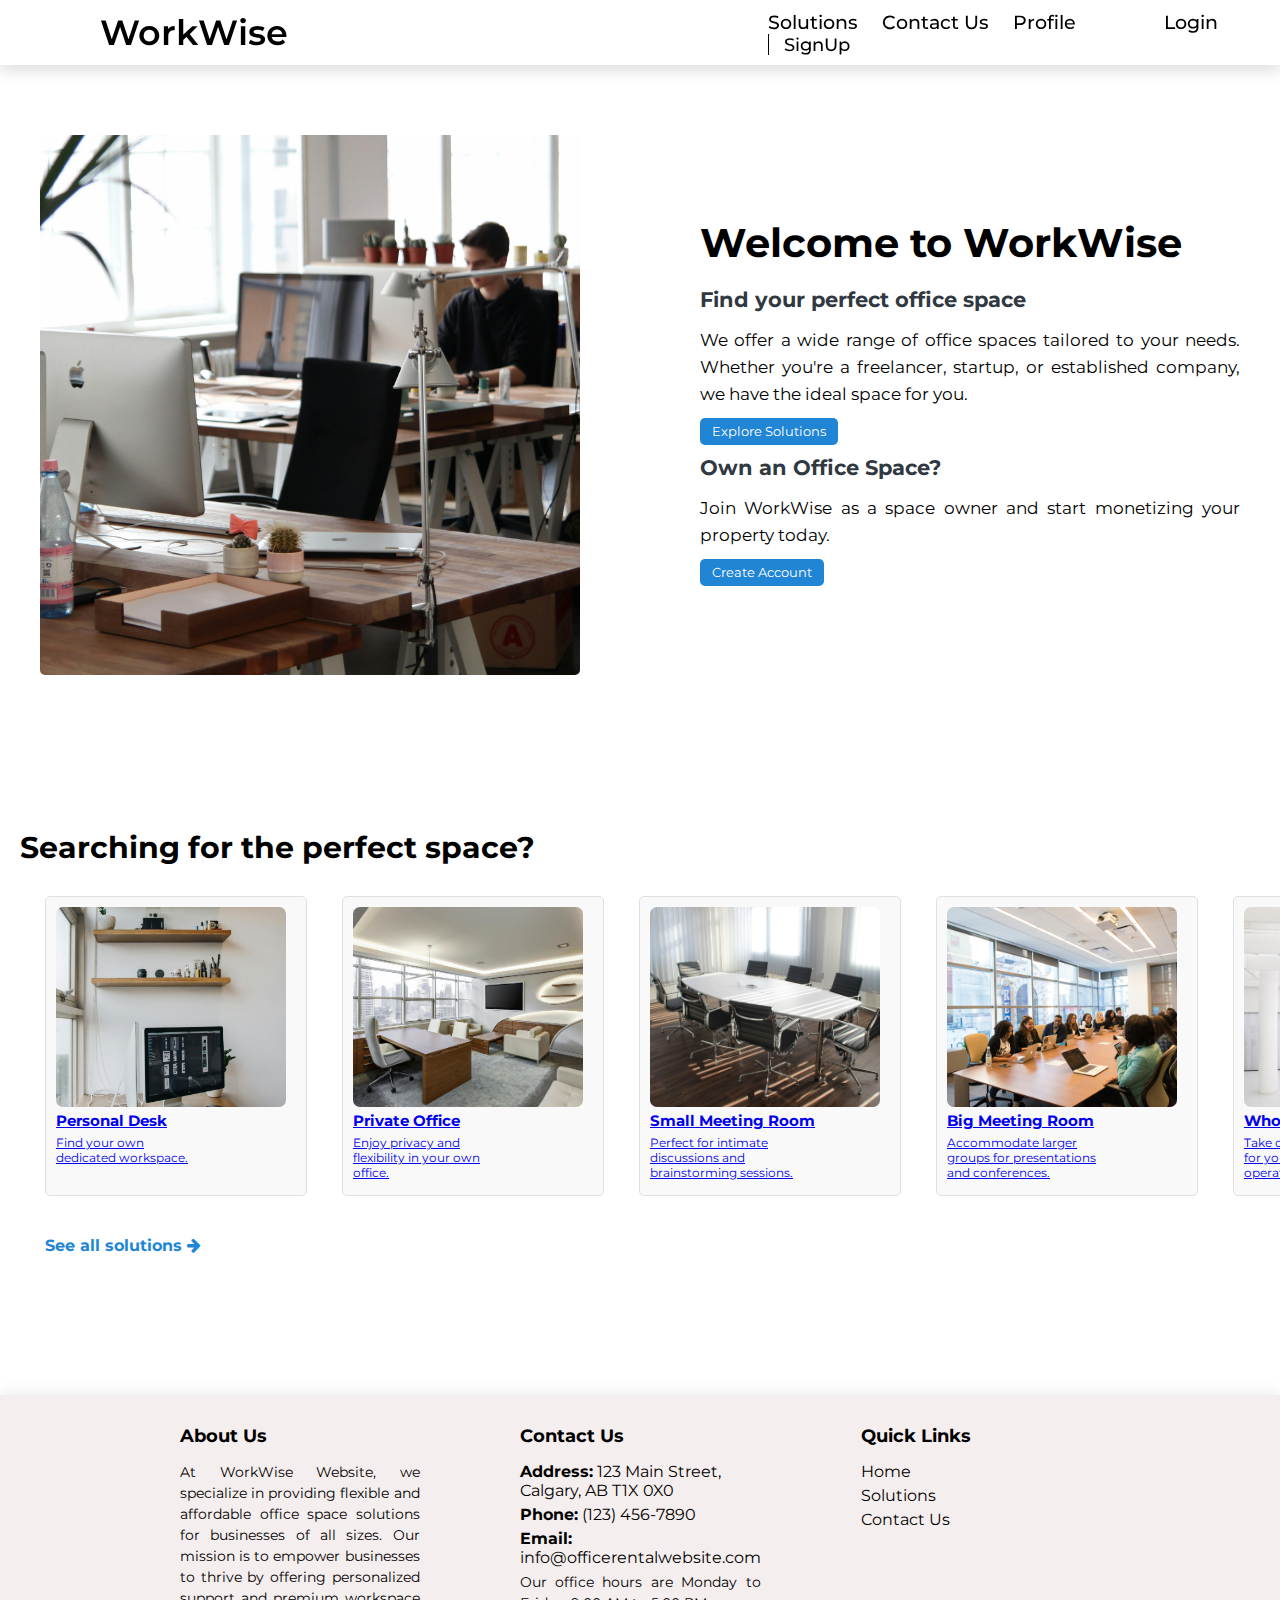
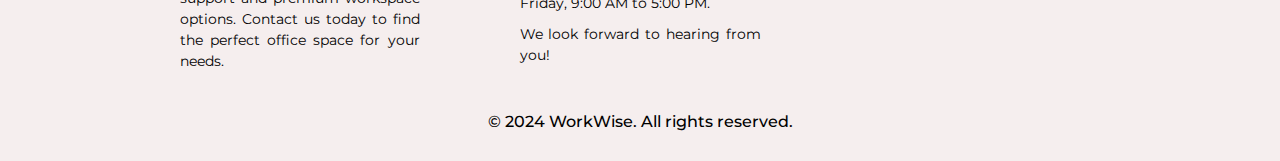
<file: index.html>
<!DOCTYPE html>
<html lang="en">
<head>
    <meta charset="UTF-8">
    <meta name="viewport" content="width=device-width, initial-scale=1.0">
    <link href="//maxcdn.bootstrapcdn.com/font-awesome/4.1.0/css/font-awesome.min.css" rel="stylesheet">
    <link rel="preconnect" href="https://fonts.googleapis.com">
    <link rel="preconnect" href="https://fonts.gstatic.com" crossorigin>
    <link href="https://fonts.googleapis.com/css2?family=Montserrat:ital,wght@0,100..900;1,100..900&display=swap" rel="stylesheet">
    <link rel="stylesheet" href="styles.css">
    <title>WorkWise</title>
</head>
<body>

    <!--Header Section-->
    <header class="header">
        <nav class="navbar">
            <div class="container">
                <div class="logo">
                    <a href="index.html">WorkWise</a>
                </div>
                <!-- Hamburger Icon -->
                <div class="menu-toggle">
                    <div class="hamburger">
                        <div class="line"></div>
                        <div class="line"></div>
                        <div class="line"></div>
                    </div>
                </div>
                <div class="menu">
                    <ul class="menu-list">
                        <li><a href="FindaWorkspace.html">Solutions</a></li>
                        <li><a href="contactus.html">Contact Us</a></li>
                        <li><a class="a2" href="login.html">Profile</a></li>
                        <li><a href="login.html" class="login-link" >Login<li><a href="signup.html" class="signup-link">SignUp</a></li></a></li>
                    </ul>
                </div>
            </div>
        </nav>
    </header>

    <!--Home Search-->

    <section class="search-section">
        <div class="half-width">
            <img src="images/home-space.jpg" alt="Home Space Image">
        </div>
        <div class="half-width">
            <div>
                <h1>Welcome to WorkWise</h1>
                <h3>Find your perfect office space</h3>
                <p>We offer a wide range of office spaces tailored to your needs. Whether you're a freelancer, startup, or established company, we have the ideal space for you.</p>
                <a href="FindaWorkspace.html" class="btn">Explore Solutions</a>
            </div>
            <div>
                <h3>Own an Office Space?</h3>
                <p>Join WorkWise as a space owner and start monetizing your property today.</p>
                <a href="signup.html" class="btn">Create Account</a>
            </div>
        </div>
    </section>

  <!--Solutions-->

<section class="space-types">
    <h2>Searching for the perfect space?</h2>
    <div class="scrolling-wrapper">
        <div class="space-type">
            <a href="sections.html?category=personal-desktop">
                <img src="images/personal-desk.jpg" alt="Personal Desk Image" class="space-image">
                <div class="space-content">
                    <h3>Personal Desk</h3>
                    <p>Find your own dedicated workspace.</p>
                </div>
            </a>
        </div>
        <div class="space-type">
            <a href="sections.html?category=private-office">
                <img src="images/private-office.jpg" alt="Private Office Image" class="space-image">
                <div class="space-content">
                    <h3>Private Office</h3>
                    <p>Enjoy privacy and flexibility in your own office.</p>
                </div>
            </a>
        </div>
        <div class="space-type">
            <a href="sections.html?category=small-meeting-room">
                <img src="images/small-meetroom.jpg" alt="Small Meeting Room Image" class="space-image">
                <div class="space-content">
                    <h3>Small Meeting Room</h3>
                    <p>Perfect for intimate discussions and brainstorming sessions.</p>
                </div>
            </a>
        </div>
        <div class="space-type">
            <a href="sections.html?category=big-meeting-room">
                <img src="images/big-meetroom.jpg" alt="Big Meeting Room Image" class="space-image">
                <div class="space-content">
                    <h3>Big Meeting Room</h3>
                    <p>Accommodate larger groups for presentations and conferences.</p>
                </div>
            </a>
        </div>
        <div class="space-type">
            <a href="sections.html?category=whole-floor-office">
                <img src="images/whole-flooroff.jpg" alt="Whole Floor Office Image" class="space-image">
                <div class="space-content">
                    <h3>Whole Floor Office</h3>
                    <p>Take over an entire floor for your company's operations.</p>
                </div>
            </a>
        </div>
        <div class="space-type">
            <a href="sections.html?category=for-events">
                <img src="images/venue.jpg" alt="Venue Image" class="space-image">
                <div class="space-content">
                    <h3>Venue</h3>
                    <p>Host events and gatherings in our versatile venues.</p>
                </div>
            </a>
        </div>
    </div>
    <p class="see-all-solutions"><a href="FindaWorkspace.html">See all solutions <i class="fa fa-arrow-right"></i></a></p>
</section>

    
    <!----- Footer ----->

    <footer>
        <div class="footer-container">
            <div class="footer-section">
                <h3>About Us</h3>
                <p>At WorkWise Website, we specialize in providing flexible and affordable office space solutions for businesses of all sizes.
                Our mission is to empower businesses to thrive by offering personalized support and premium workspace options. 
                Contact us today to find the perfect office space for your needs.</p>
            </div>
            <div class="footer-section">
                <h3>Contact Us</h3>
                <ul>
                    <li><strong>Address:</strong> 123 Main Street, Calgary, AB T1X 0X0</li>
                    <li><strong>Phone:</strong> (123) 456-7890</li>
                    <li><strong>Email:</strong> info@officerentalwebsite.com</li>
                </ul>
                <p>Our office hours are Monday to Friday, 9:00 AM to 5:00 PM.</p>
                <p>We look forward to hearing from you!</p>
            </div>
            
            <div class="footer-section">
                <h3>Quick Links</h3>
                <ul>
                    <li><a href="index.html">Home</a></li>
                    <li><a href="FindaWorkspace.html">Solutions</a></li>
                    <li><a href="contactus.html">Contact Us</a></li>
                </ul>
            </div>
        </div>
        <div class="bottom-footer">
            <p>&copy; 2024 WorkWise. All rights reserved.</p></p>
        </div>
    </footer>

    <script src="https://code.jquery.com/jquery-3.6.0.min.js"></script>
    <script src="script.js"></script>
    
</body>
</html>
</file>
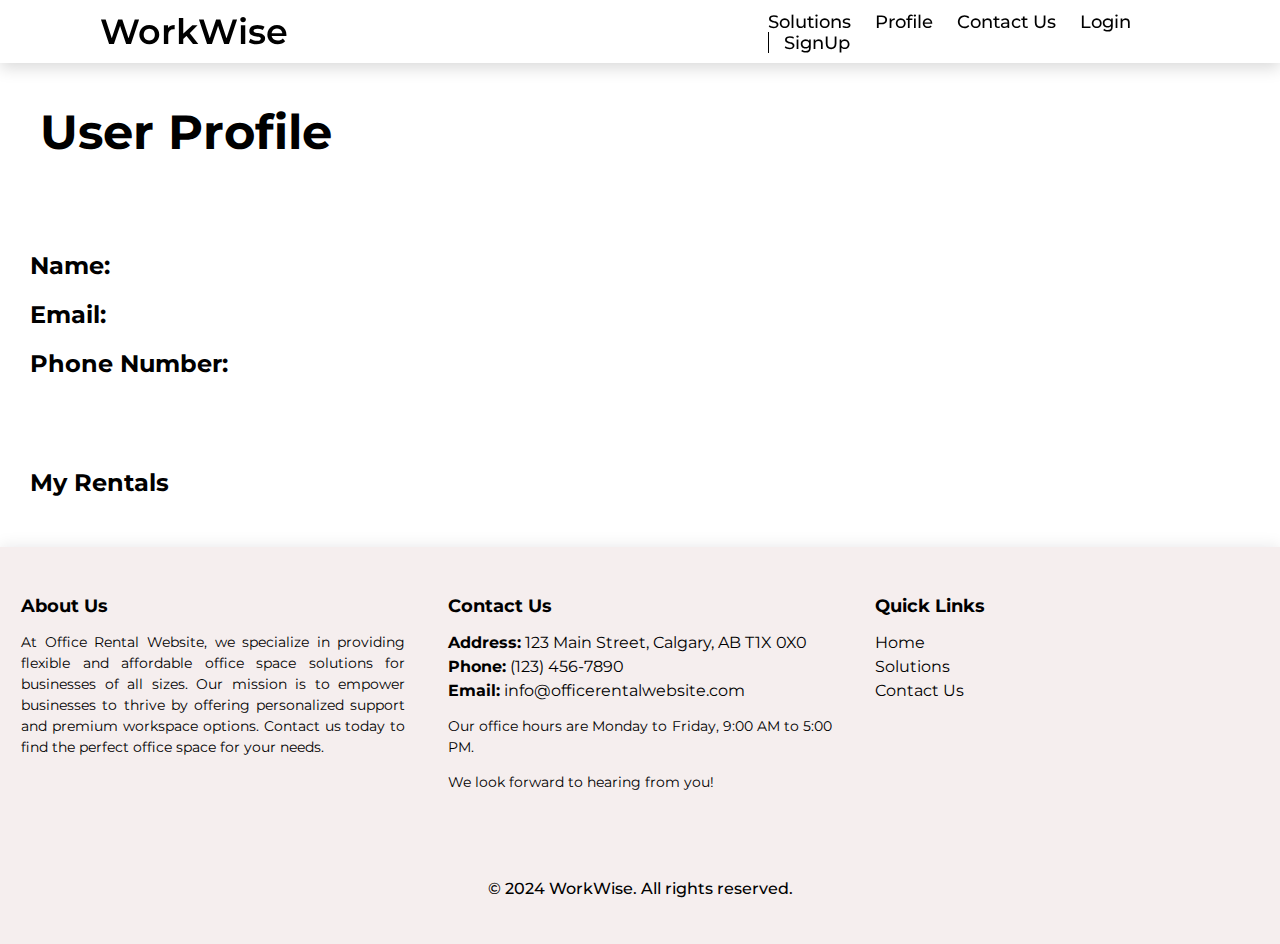
<file: co-worker.html>
<!DOCTYPE html>
<html lang="en">
<head>
    <meta charset="UTF-8">
    <meta name="viewport" content="width=device-width, initial-scale=1.0">
    <title>Profile</title>
    <link rel="stylesheet" href="co-worker.css">
    <link rel="preconnect" href="https://fonts.googleapis.com">
    <link rel="preconnect" href="https://fonts.gstatic.com" crossorigin>
    <link href="https://fonts.googleapis.com/css2?family=Montserrat:ital,wght@0,100..900;1,100..900&display=swap" rel="stylesheet">

</head>
<body>
    <header class="header">
        <nav class="navbar">
            <div class="container">
                <div class="logo">
                    <a href="index.html">WorkWise</a>
                </div>
                <div class="menu">
                    <ul class="menu-list">
                        <li><a href="FindaWorkspace.html">Solutions</a></li>
                        <li><a href="co-worker.html">Profile</a></li>
                        <li><a href="contactus.html">Contact Us</a></li>
                        <li><a class="a2" href="login.html" class="login-link">Login</a></li>
                        <li><a href="signup.html" class="signup-link">SignUp</a></li>
                    </ul>
                </div>
            </div>
        </nav>
    </header>

    <!-- Placeholder for sticky navbar -->
    <div class="navbar-placeholder"></div>
    <h1>User Profile</h1>
    <div id="user-info">
        <!-- User information will be dynamically populated here -->
        <h2>Name: <span id="name"></span></h2>
        <h2>Email: <span id="email"></span></h2>
        <h2>Phone Number: <span id="phoneNumber"></span></h2>
    </div>
    <div id="properties">
        <h2>My Rentals</h2>
        <div id="rentals-container">
            <!-- Workspace items will be dynamically populated here -->
        </div>
    </div>
    <footer id="mainFooter">
        <div class="footer-container">
            <div class="footer-section">
                <h3>About Us</h3>
                <p>At Office Rental Website, we specialize in providing flexible and affordable office space solutions for businesses of all sizes.
                     Our mission is to empower businesses to thrive by offering personalized support and premium workspace options. 
                     Contact us today to find the perfect office space for your needs.</p>
            </div>
            <div class="footer-section">
                <h3>Contact Us</h3>
                <ul>
                    <li><strong>Address:</strong> 123 Main Street, Calgary, AB T1X 0X0</li>
                    <li><strong>Phone:</strong> (123) 456-7890</li>
                    <li><strong>Email:</strong> info@officerentalwebsite.com</li>
                </ul>
                <p>Our office hours are Monday to Friday, 9:00 AM to 5:00 PM.</p>
                <p>We look forward to hearing from you!</p>
            </div>
            
            <div class="footer-section">
                <h3>Quick Links</h3>
                <ul>
                    <li><a href="index.html">Home</a></li>
                    <li><a href="#FindaWorkspace.html">Solutions</a></li>
                    <li><a href="Contactus.html">Contact Us</a></li>
                </ul>
            </div>
        <div class="bottom-footer">
            <p>&copy; 2024 WorkWise. All rights reserved.</p></p>
        </div>
    </div>
    </footer>

    <script src="co-worker.js"></script>
</body>
</html>
</file>
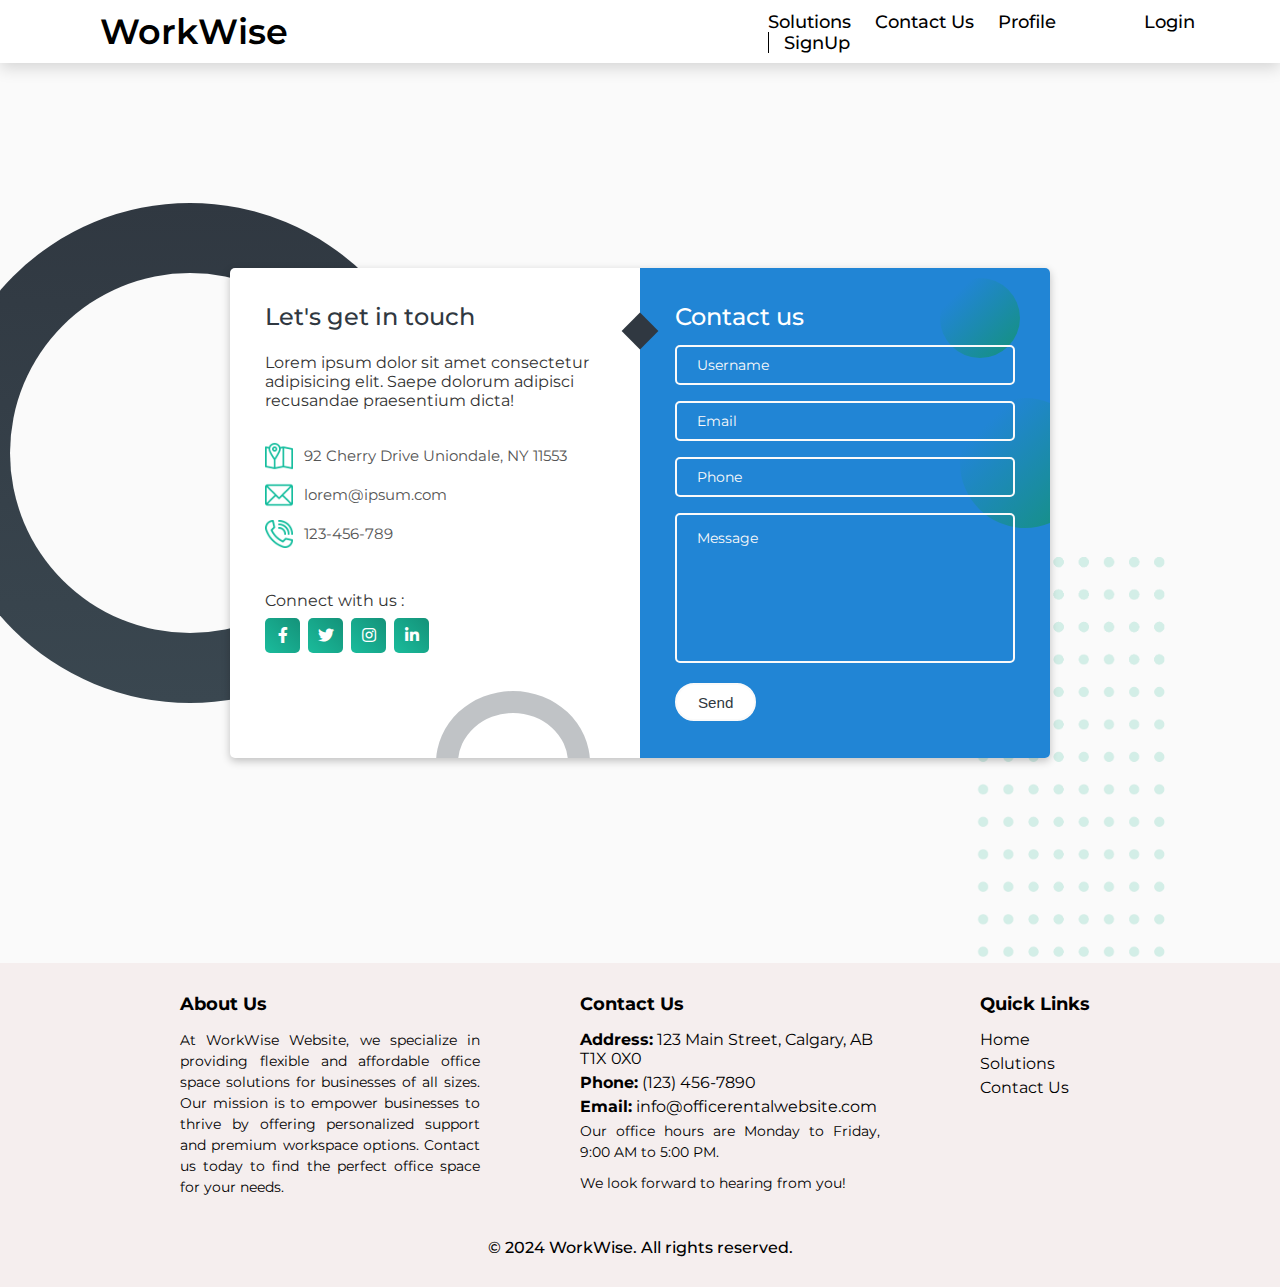
<file: contactus.html>
<!DOCTYPE html>
<html lang="en">
  <head>
    <meta charset="UTF-8" />
    <meta name="viewport" content="width=device-width, initial-scale=1.0" />
    <link rel="stylesheet" href="https://cdnjs.cloudflare.com/ajax/libs/font-awesome/5.15.4/css/all.min.css" />
    <link rel="preconnect" href="https://fonts.googleapis.com">
    <link rel="preconnect" href="https://fonts.gstatic.com" crossorigin>
    <link href="https://fonts.googleapis.com/css2?family=Montserrat:ital,wght@0,100..900;1,100..900&display=swap" rel="stylesheet">
    <title>Contact-Us</title>
    <link rel="stylesheet" href="contactus.css" />
  </head>
  <body>

    <!--Header Section-->
    <header class="header">
      <nav class="navbar">
          <div class="nav-container">
              <div class="logo">
                  <a href="index.html">WorkWise</a>
              </div>
              <!-- Hamburger Icon -->
              <div class="menu-toggle">
                  <div class="hamburger">
                      <div class="line"></div>
                      <div class="line"></div>
                      <div class="line"></div>
                  </div>
              </div>
              <div class="menu">
                  <ul class="menu-list">
                      <li><a href="FindaWorkspace.html">Solutions</a></li>
                      <li><a href="contactus.html">Contact Us</a></li>
                      <li><a class="a2" href="login.html">Profile</a></li>
                      <li><a href="login.html" class="login-link" >Login<li><a href="signup.html" class="signup-link">SignUp</a></li></a></li>
                  </ul>
              </div>
          </div>
      </nav>
  </header>

    <div class="container">
      <span class="big-circle"></span>
      <img src="images/shape.png" class="square" alt="" />
      <div class="form">
        <div class="contact-info">
          <h3 class="title">Let's get in touch</h3>
          <p class="text">
            Lorem ipsum dolor sit amet consectetur adipisicing elit. Saepe
            dolorum adipisci recusandae praesentium dicta!
          </p>

          <div class="info">
            <div class="information">
              <img src="images/location.png" class="icon" alt="" />
              <p>92 Cherry Drive Uniondale, NY 11553</p>
            </div>
            <div class="information">
              <img src="images/email.png" class="icon" alt="" />
              <p>lorem@ipsum.com</p>
            </div>
            <div class="information">
              <img src="images/phone.png" class="icon" alt="" />
              <p>123-456-789</p>
            </div>
          </div>

          <div class="social-media">
            <p>Connect with us :</p>
            <div class="social-icons">
              <a href="#">
                <i class="fab fa-facebook-f"></i>
              </a>
              <a href="#">
                <i class="fab fa-twitter"></i>
              </a>
              <a href="#">
                <i class="fab fa-instagram"></i>
              </a>
              <a href="#">
                <i class="fab fa-linkedin-in"></i>
              </a>
            </div>
          </div>
        </div>

        <div class="contact-form">
          <span class="circle one"></span>
          <span class="circle two"></span>

          <form action="contactus.html" autocomplete="off">
            <h3 class="title">Contact us</h3>
            <div class="input-container">
              <input type="text" name="name" class="input" />
              <label for="">Username</label>
              <span>Username</span>
            </div>
            <div class="input-container">
              <input type="email" name="email" class="input" />
              <label for="">Email</label>
              <span>Email</span>
            </div>
            <div class="input-container">
              <input type="tel" name="phone" class="input" />
              <label for="">Phone</label>
              <span>Phone</span>
            </div>
            <div class="input-container textarea">
              <textarea name="message" class="input"></textarea>
              <label for="">Message</label>
              <span>Message</span>
            </div>
            <input type="submit" value="Send" class="btn" />
          </form>
        </div>
      </div>
    </div>

    <!----- Footer ----->

    <footer>
      <div class="footer-container">
          <div class="footer-section">
              <h3>About Us</h3>
              <p>At WorkWise Website, we specialize in providing flexible and affordable office space solutions for businesses of all sizes.
              Our mission is to empower businesses to thrive by offering personalized support and premium workspace options. 
              Contact us today to find the perfect office space for your needs.</p>
          </div>
          <div class="footer-section">
              <h3>Contact Us</h3>
              <ul>
                  <li><strong>Address:</strong> 123 Main Street, Calgary, AB T1X 0X0</li>
                  <li><strong>Phone:</strong> (123) 456-7890</li>
                  <li><strong>Email:</strong> info@officerentalwebsite.com</li>
              </ul>
              <p>Our office hours are Monday to Friday, 9:00 AM to 5:00 PM.</p>
              <p>We look forward to hearing from you!</p>
          </div>
          
          <div class="footer-section">
              <h3>Quick Links</h3>
              <ul>
                <li><a href="index.html">Home</a></li>
                <li><a href="FindaWorkspace.html">Solutions</a></li>
                <li><a href="contactus.html">Contact Us</a></li>
              </ul>
          </div>
      </div>
      <div class="bottom-footer">
          <p>&copy; 2024 WorkWise. All rights reserved.</p></p>
      </div>
  </footer>

    <script src="contactus.js"></script>
  </body>
</html>
</file>
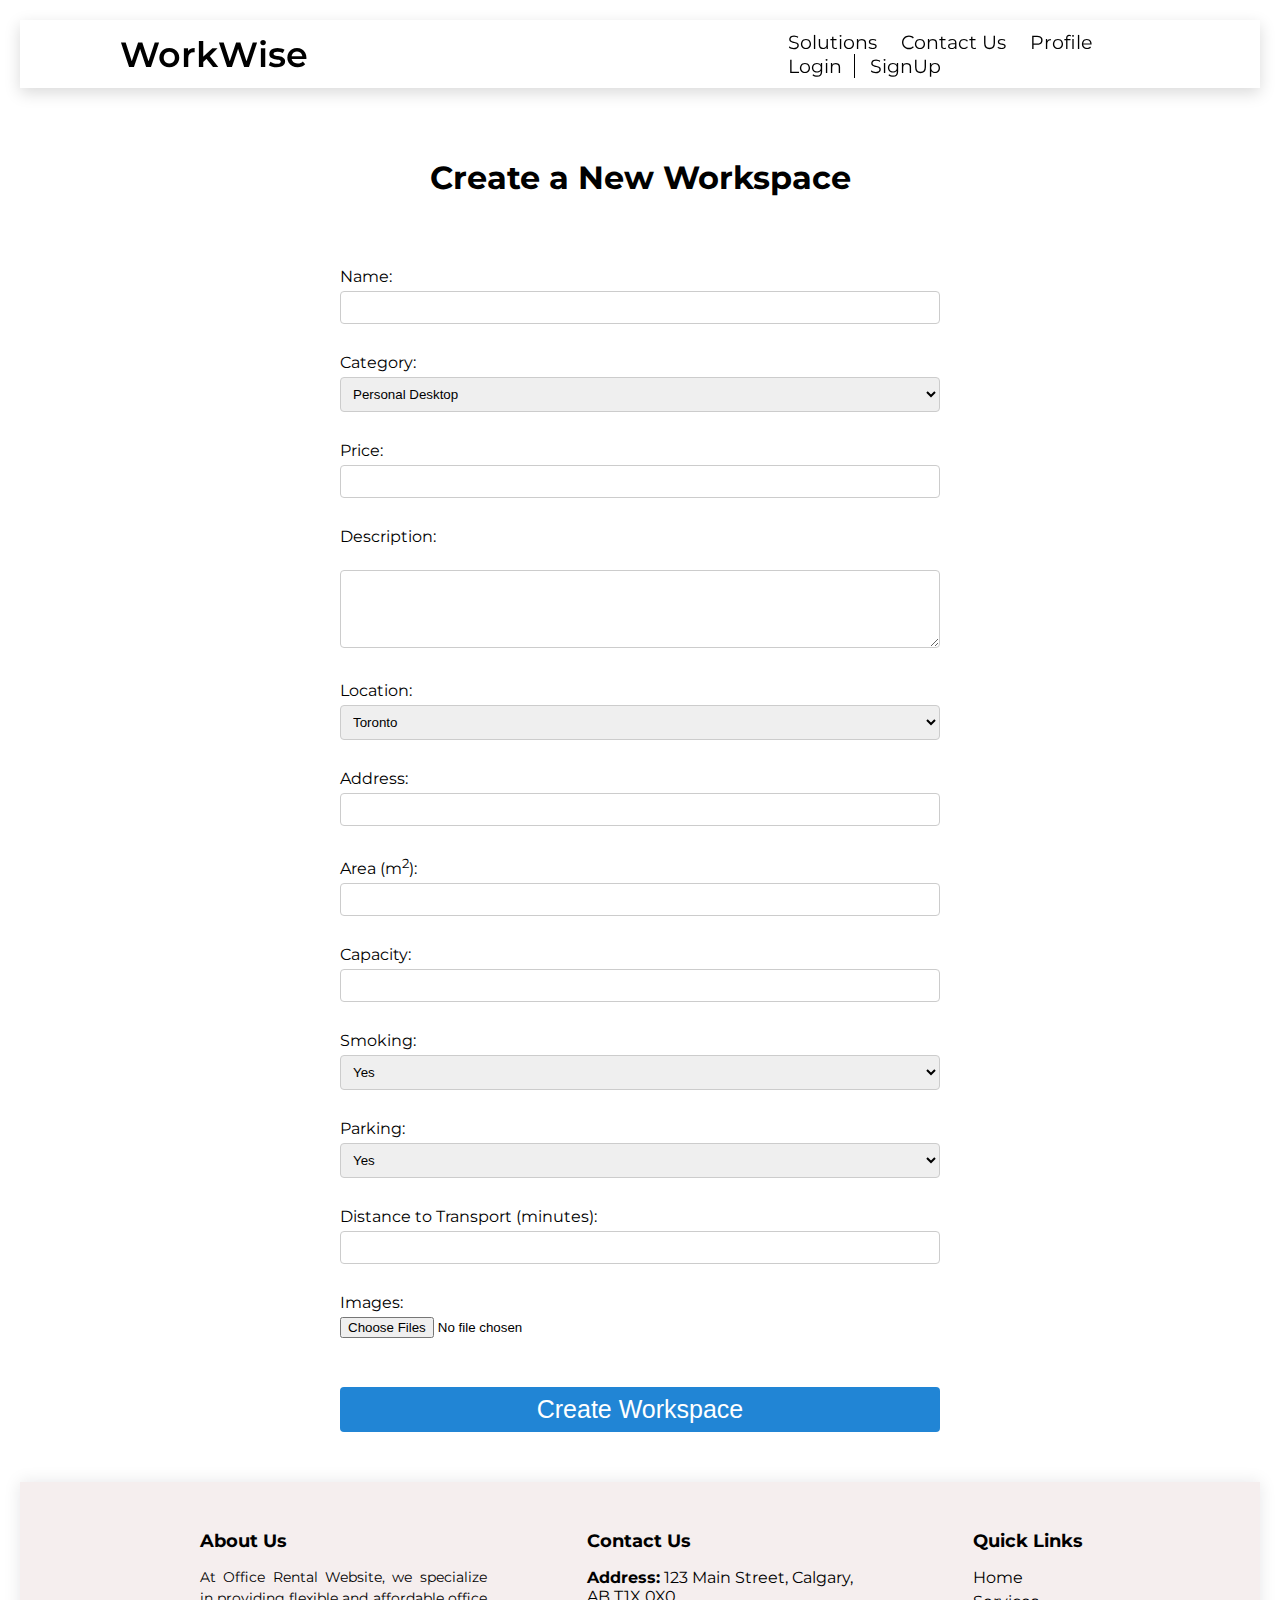
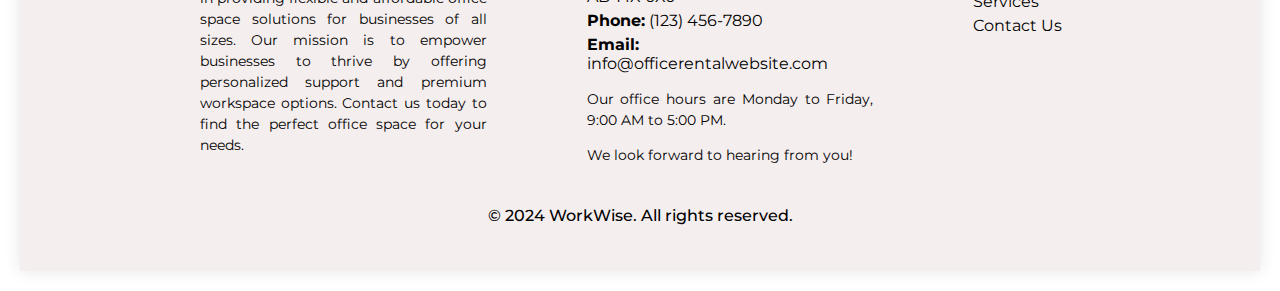
<file: createWorkspace.html>
<!DOCTYPE html>
<html lang="en">
<head>
    <meta charset="UTF-8">
    <meta name="viewport" content="width=device-width, initial-scale=1.0">
    <title>Create Workspace</title>
    <link rel="stylesheet" href="stylesCreateWorkspace.css">
    <link rel="preconnect" href="https://fonts.googleapis.com">
    <link rel="preconnect" href="https://fonts.gstatic.com" crossorigin>
    <link href="https://fonts.googleapis.com/css2?family=Montserrat:ital,wght@0,100..900;1,100..900&display=swap" rel="stylesheet">
</head>
<body>
    <header class="header">
        <nav class="navbar">
            <div class="container">
                <div class="logo">
                    <a href="index.html">WorkWise</a>
                </div>
                <div class="menu">
                    <ul class="menu-list">
                        <li><a href="FindaWorkspace.html">Solutions</a></li>
                        <li><a href="Contactus.html">Contact Us</a></li>
                        <li><a class="a2" href="login.html">Profile</a></li>
                        <li><a href="login.html" class="login-link" >Login<li><a href="signup.html" class="signup-link">SignUp</a></li></a></li>
                    </ul>
                </div>
            </div>
        </nav>
    </header>

    <!-- Placeholder for sticky navbar -->
    <div class="navbar-placeholder"></div>


    <h1>Create a New Workspace</h1>
    <form id="workspaceForm">
        <label for="name">Name:</label>
        <input type="text" id="name" required><br><br>

        <label for="category">Category:</label>
        <select id="category" required>
            <option value="personal-desktop">Personal Desktop</option>
            <option value="private-office">Private Office</option>
            <option value="small-meeting-room">Small Meeting Room</option>
            <option value="big-meeting-room">Big Meeting Room</option>
            <option value="whole-floor-office">Whole Floor Office</option>
            <option value="for-events">Venues</option>

        </select><br><br>

        <label for="price">Price:</label>
        <input type="number" id="price" required><br><br>

        <label for="description">Description:</label><br>
        <textarea id="description" rows="4" required></textarea><br><br>

        <label for="location">Location:</label>
        <select id="location" required>
            <option value="Toronto">Toronto</option>
            <option value="Calgary">Calgary</option>
            <option value="Vancouver">Vancouver</option>
            <option value="Ottawa">Ottawa</option>
            <option value="Edmonton">Edmonton</option>

        </select><br><br>

        <label for="address">Address:</label>
        <input type="text" id="address" required><br><br>

        <label for="area">Area (m<sup>2</sup>):</label>
        <input type="number" id="area" step="0.01" required><br><br>

        <label for="capacity">Capacity:</label>
        <input type="number" id="capacity" required><br><br>

        <label for="smoking">Smoking:</label>
        <select id="smoking" required>
            <option value="yes">Yes</option>
            <option value="no">No</option>
        </select><br><br>

        <label for="parking">Parking:</label>
        <select id="parking" required>
            <option value="yes">Yes</option>
            <option value="no">No</option>
        </select><br><br>

        <label for="distanceToTransport">Distance to Transport (minutes):</label>
        <input type="number" id="distanceToTransport" required><br><br>

        <label for="images">Images:</label>
        <input type="file" id="images" accept="image/*" multiple required><br><br>

        <button type="submit" id="createWorkspaceBtn">Create Workspace</button>
    </form>
    

    <footer>
        <div class="footer-container">
            <div class="footer-section">
                <h3>About Us</h3>
                <p>At Office Rental Website, we specialize in providing flexible and affordable office space solutions for businesses of all sizes.
                     Our mission is to empower businesses to thrive by offering personalized support and premium workspace options. 
                     Contact us today to find the perfect office space for your needs.</p>
            </div>
            <div class="footer-section">
                <h3>Contact Us</h3>
                <ul>
                    <li><strong>Address:</strong> 123 Main Street, Calgary, AB T1X 0X0</li>
                    <li><strong>Phone:</strong> (123) 456-7890</li>
                    <li><strong>Email:</strong> info@officerentalwebsite.com</li>
                </ul>
                <p>Our office hours are Monday to Friday, 9:00 AM to 5:00 PM.</p>
                <p>We look forward to hearing from you!</p>
            </div>
            
            <div class="footer-section">
                <h3>Quick Links</h3>
                <ul>
                    <li><a href="#index.html">Home</a></li>
                    <li><a href="#FindaWorkspace.html">Services</a></li>
                    <li><a href="#Contactus.html">Contact Us</a></li>
                </ul>
            </div>
        </div>
        <div class="bottom-footer">
            <p>&copy; 2024 WorkWise. All rights reserved.</p></p>
        </div>
    </footer>
    <script src="scriptCreateWorkspace.js"></script>
</body>
</html>
</file>
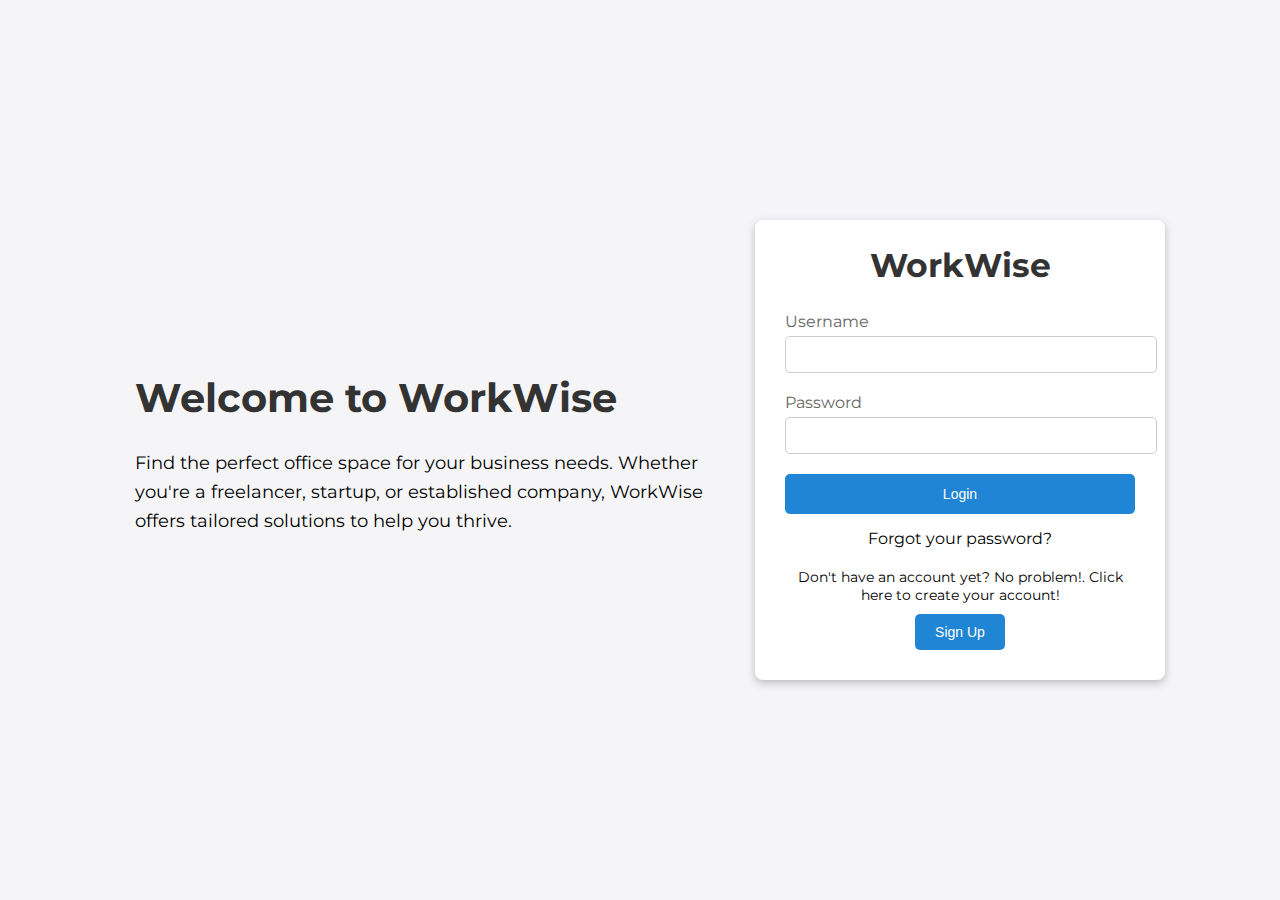
<file: login.html>
<!DOCTYPE html>
<html lang="en">
<head>
    <meta charset="UTF-8">
    <meta name="viewport" content="width=device-width, initial-scale=1.0">
    <link rel="preconnect" href="https://fonts.googleapis.com">
    <link rel="preconnect" href="https://fonts.gstatic.com" crossorigin>
    <link href="https://fonts.googleapis.com/css2?family=Montserrat:ital,wght@0,100..900;1,100..900&display=swap" rel="stylesheet">
    <title>Login Page</title>
    <link rel="stylesheet" href="login_styles.css">
</head>
<body>
    <div class="container">
        <div class="text">
            <h1>Welcome to WorkWise</h1>
            <p>Find the perfect office space for your business needs. Whether you're a freelancer, startup, or established company, WorkWise offers tailored solutions to help you thrive.</p>
        </div>
        <div class="login-box">
            <h2 class="login-logo-title">WorkWise</h2>
            <form class="login-form">
                <div class="input-group">
                    <label for="username">Username</label>
                    <input type="text" id="username" name="username" required>
                </div>
                <div class="input-group">
                    <label for="password">Password</label>
                    <input type="password" id="password" name="password" required>
                </div>
                <button type="submit" class="login-btn">Login</button>
            </form>
            <div class="forgot-password">
                <a href="#">Forgot your password?</a>
            </div>
            <div class="signup-option">
                <p>Don't have an account yet? No problem!. Click here to create your account!</p>
                <button class="signup-btn" onclick="window.location.href='signup.html'">Sign Up</button>
            </div>
        </div>
    </div>
    <script src="login_script.js"></script>
</body>
</html>
</file>
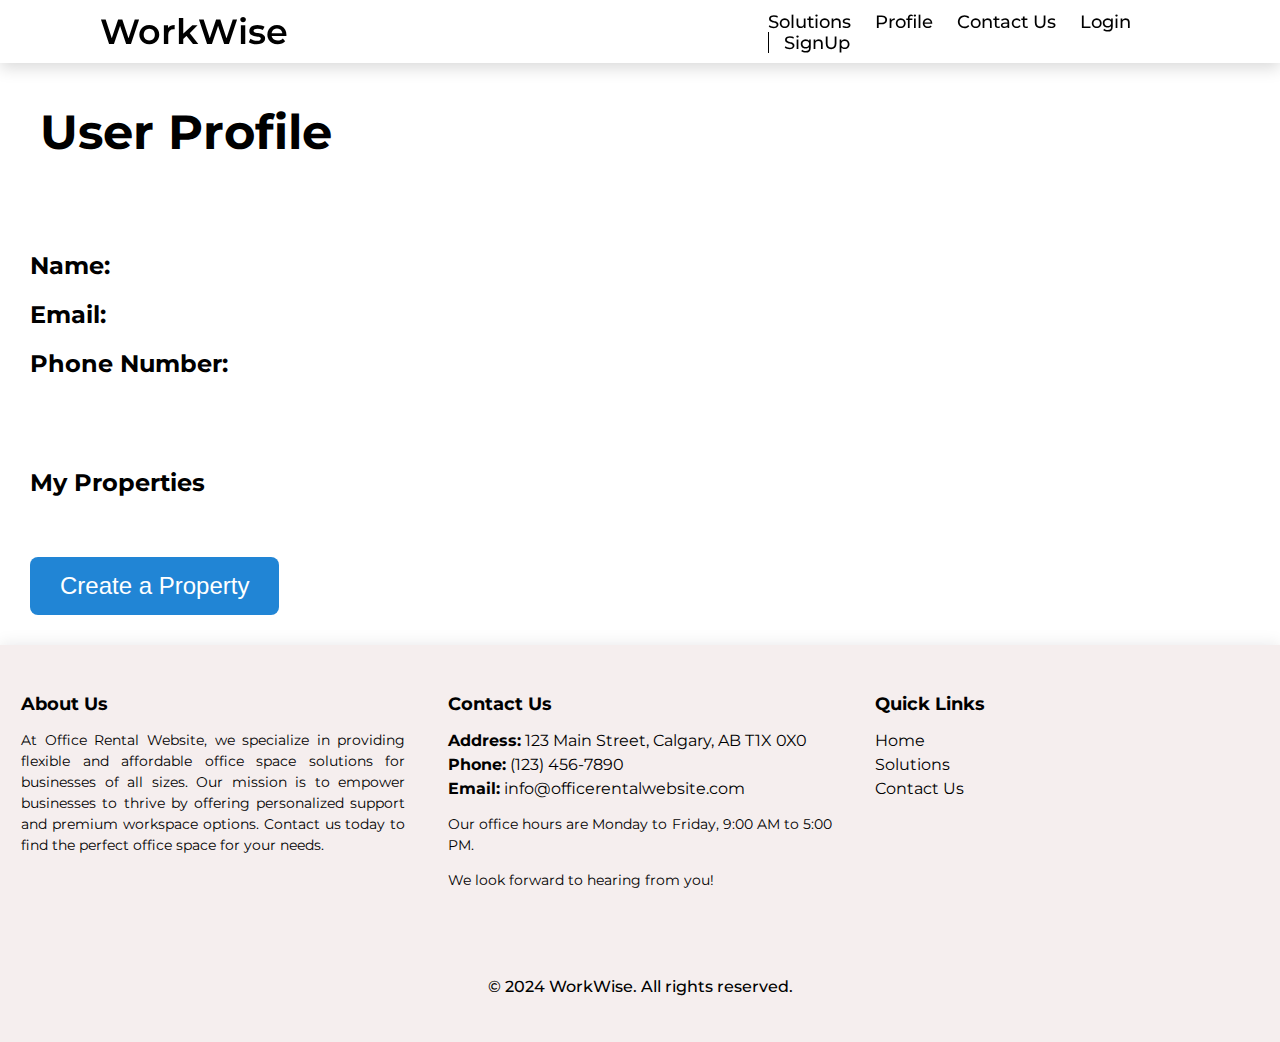
<file: owner.html>
<!DOCTYPE html>
<html lang="en">
<head>
    <meta charset="UTF-8">
    <meta name="viewport" content="width=device-width, initial-scale=1.0">
    <title>Profile</title>
    <link rel="stylesheet" href="owner.css">
    <link rel="preconnect" href="https://fonts.googleapis.com">
    <link rel="preconnect" href="https://fonts.gstatic.com" crossorigin>
    <link href="https://fonts.googleapis.com/css2?family=Montserrat:ital,wght@0,100..900;1,100..900&display=swap" rel="stylesheet">
</head>
<body>
    <header class="header">
        <nav class="navbar">
            <div class="container">
                <div class="logo">
                    <a href="index.html">WorkWise</a>
                </div>
                <div class="menu">
                    <ul class="menu-list">
                        <li><a href="FindaWorkspace.html">Solutions</a></li>
                        <li><a href="owner.html">Profile</a></li>
                        <li><a href="Contactus.html">Contact Us</a></li>
                        <li><a class="a2" href="login.html" class="login-link">Login</a></li>
                        <li><a href="signup.html" class="signup-link">SignUp</a></li>
                    </ul>
                </div>
            </div>
        </nav>
    </header>

    <!-- Placeholder for sticky navbar -->
    <div class="navbar-placeholder"></div>
    <h1>User Profile</h1>
    <div id="user-info">
        <!-- User information -->
        <h2>Name: <span id="name"></span></h2>
        <h2>Email: <span id="email"></span></h2>
        <h2>Phone Number: <span id="phoneNumber"></span></h2>
    </div>
    <div id="properties">
        <h2>My Properties</h2>
        <div id="properties-container">
            <!-- Workspace items-->
        </div>
        <button id="create-property">Create a Property</button>
    </div>

    <footer id="mainFooter">
        <div class="footer-container">
            <div class="footer-section">
                <h3>About Us</h3>
                <p>At Office Rental Website, we specialize in providing flexible and affordable office space solutions for businesses of all sizes.
                     Our mission is to empower businesses to thrive by offering personalized support and premium workspace options. 
                     Contact us today to find the perfect office space for your needs.</p>
            </div>
            <div class="footer-section">
                <h3>Contact Us</h3>
                <ul>
                    <li><strong>Address:</strong> 123 Main Street, Calgary, AB T1X 0X0</li>
                    <li><strong>Phone:</strong> (123) 456-7890</li>
                    <li><strong>Email:</strong> info@officerentalwebsite.com</li>
                </ul>
                <p>Our office hours are Monday to Friday, 9:00 AM to 5:00 PM.</p>
                <p>We look forward to hearing from you!</p>
            </div>
            
            <div class="footer-section">
                <h3>Quick Links</h3>
                <ul>
                    <li><a href="index.html">Home</a></li>
                    <li><a href="#FindaWorkspace.html">Solutions</a></li>
                    <li><a href="Contactus.html">Contact Us</a></li>
                </ul>
            </div>
        <div class="bottom-footer">
            <p>&copy; 2024 WorkWise. All rights reserved.</p></p>
        </div>
    </div>
    </footer>

    <script src="owner.js"></script>
</body>
</html>
</file>
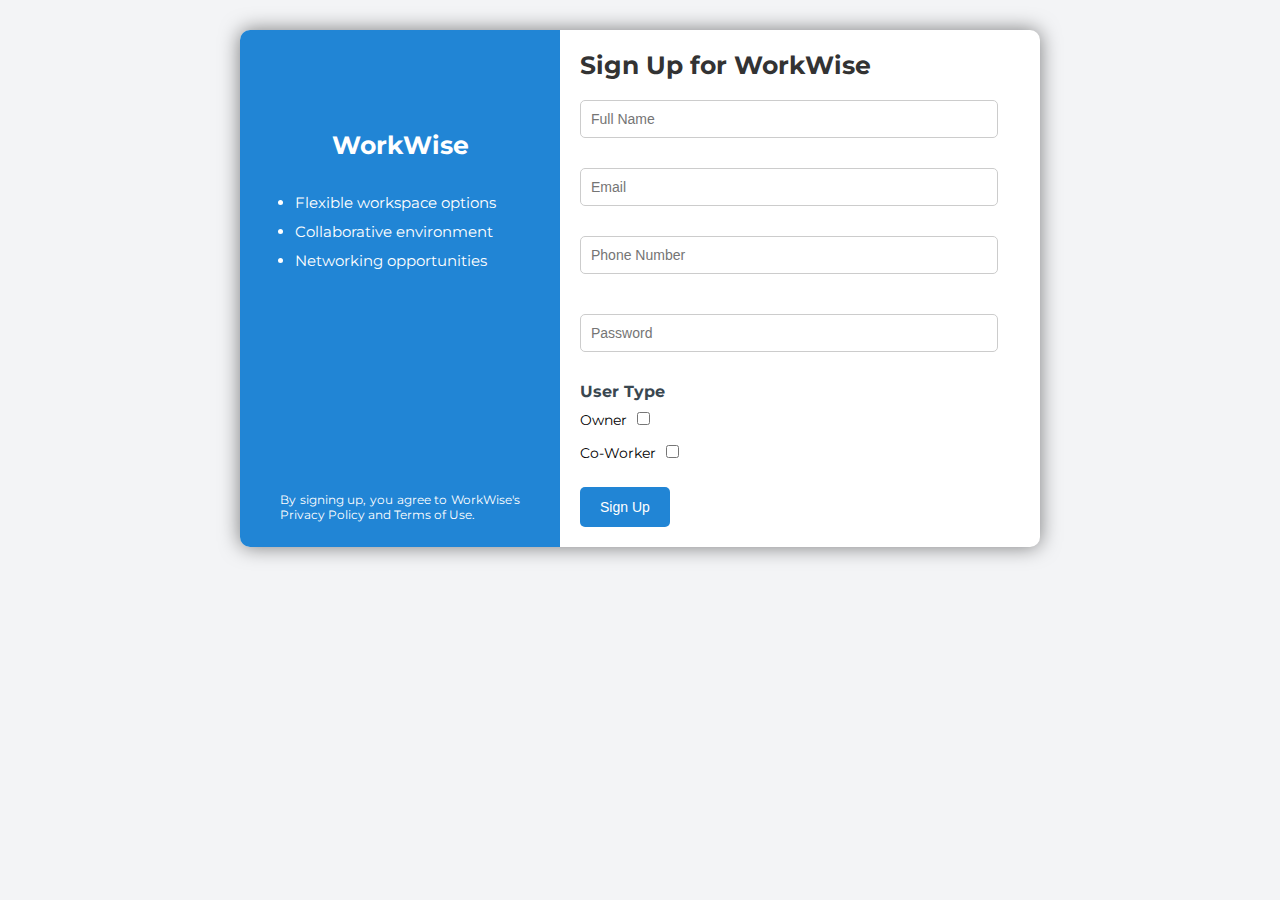
<file: signup.html>
<!DOCTYPE html>
<html lang="en">
<head>
    <meta charset="UTF-8">
    <meta name="viewport" content="width=device-width, initial-scale=1.0">
    <link rel="preconnect" href="https://fonts.googleapis.com">
    <link rel="preconnect" href="https://fonts.gstatic.com" crossorigin>
    <link href="https://fonts.googleapis.com/css2?family=Montserrat:ital,wght@0,100..900;1,100..900&display=swap" rel="stylesheet">
    <title>WorkWise-SignUp</title>
    <link rel="stylesheet" href="signup_styles.css">
</head>
<body>
    <div class="container">
        <div class="box">
            <div class="left">
                <h2>WorkWise</h2>
                <ul>
                    <li>Flexible workspace options</li>
                    <li>Collaborative environment</li>
                    <li>Networking opportunities</li>
                </ul>
                <div class="bottom-text">
                    <p>By signing up, you agree to WorkWise's Privacy Policy and Terms of Use.</p>
                </div>
            </div>
            <div class="right">
                <h2>Sign Up for WorkWise</h2>
                <form id="signup-form">
                    <div class="form-group">
                        <input type="text" id="fullname" name="fullname" placeholder="Full Name" required>
                    </div>
                    <div class="form-group">
                        <input type="email" id="email" name="email" placeholder="Email" required>
                    </div>
                    <div class="form-group">
                        <input type="tel" id="phone" name="phone" placeholder="Phone Number" required>
                    </div>
                    <div class="form-group">
                        <p id="password-error" class="error-message"></p> <!-- Validation message -->
                        <input type="password" id="password" name="password" placeholder="Password" required>
                    </div>
                    <div class="form-group">
                        <h3>User Type</h3>
                        <div class="checkbox-group">
                            <label for="owner">Owner</label>
                            <input type="checkbox" id="owner">
                        </div>
                        <div class="checkbox-group">
                            <label for="coworker">Co-Worker</label>
                            <input type="checkbox" id="coworker">
                        </div>
                    </div>
                    <button type="submit">Sign Up</button>
                </form>
            </div>
        </div>
    </div>
    <script src="signup_script.js"></script>
</body>
</html>
</file>
<file: styles.css>
* {
    margin: 0;
    padding: 0;
    box-sizing: border-box;
}

body {
    font-family: "Montserrat", sans-serif;
    font-style: normal;
    text-decoration: none;
    overflow-x: hidden;
    scroll-behavior: smooth;
    scroll-padding-top: 5rem;
}

/*-------Header------------*/

.header {
    position: sticky;
    top: 0;
    left: 0;
    right: 0;
    box-shadow: rgba(0, 0, 0, 0.15) 0px 5px 15px 0px;
    z-index: 100;
    background-color: white;
}

/*-------NavBar------------*/

.navbar {
    display: flex;
    align-items: center;
    justify-content: space-between;
    padding: 10px 20px;
    z-index: 1000;
    overflow: hidden;
}

.container {
    display: flex;
    align-items: center;
}

/*-------Logo------------*/

.logo a {
    font-size: 2.2rem;
    padding-right: 30rem;
    margin-left: 5rem;
    font-weight: 600;
    text-align: center;
    color: #000;
    text-decoration: none;
}

/*-------Navigation Links------------*/

/* Menu Icon for the responsive design*/
.dropdown-btn {
    display: none; /* Initially hide for larger screens */
}

.menu-list {
    list-style-type: none;
    margin: 0;
    padding: 0;
}

.menu-list li {
    display: inline-block;
    margin-right: 20px;
}

.menu-list li:last-child {
    margin-right: 0;
}

.menu-list li a {
    color: #000;
    text-decoration: none;
    font-size: 1.1rem;
    font-weight: 500;
}

.menu-list .login-link {
    margin-right: -8px;
}

.menu-list .signup-link {
    color: #000;
    text-decoration: none;
    font-size: 1.1rem;
    font-weight: 500;
    padding-left: 15px;
    border-left: 1px solid #000;
}

.menu-list .signup-link:hover {
    color: #2185D5;
    cursor: pointer;
}

.menu-list li a:hover {
    color: #2185D5;
    cursor: pointer;
}

.menu-list .a2 {
    margin-right: 4rem;
}

/*--------Home Section --------------*/

.search-section {
    display: flex;
    justify-content: space-between;
    align-items: center;
    padding: 40px;
    position: relative;
    margin-top: 30px;
}

.search-section .half-width {
    width: 45%;
    margin-bottom: 30px;
}

.search-section img {
    width: 100%;
    max-width: 600px;
    height: 60vh;
    object-fit: cover;
    border-radius: 5px;
}

.search-section h1 {
    font-size: 2.5rem;
    margin-bottom: 20px;
}

.search-section h3 {
    font-size: 1.3rem;
    color: #303841;
    margin-bottom: 15px;
    text-align: left;
}

.search-section p {
    font-size: 1.05rem;
    line-height: 1.6;
    margin-bottom: 10px;
    text-align: justify;
}

.search-section .btn {
    display: inline-block;
    padding: 6px 12px;
    margin-bottom: 10px;
    background-color: #2185D5;
    color: white;
    font-size: 0.8rem;
    border-radius: 5px;
    text-decoration: none;
}

.search-section .btn:hover {
    background-color: #1669b2;
}

/*----------Solutions-------*/

.space-types {
    margin: 40px 0 100px 20px;
    padding: 40px 0;
    text-align: center;
    position: relative;
}

.space-types h2 {
    font-size: 30px;
    text-align: left;
}

.scrolling-wrapper {
    display: flex;
    flex-wrap: nowrap;
    overflow-x: auto;
    -webkit-overflow-scrolling: touch;
    margin-top: 20px;
    padding-bottom: 20px;
    scrollbar-width: none;
    -ms-overflow-style: none;
}

.space-type {
    margin: 10px;
    display: flex;
    flex-direction: row;
    align-items: flex-start;
    margin-bottom: 20px;
    padding: 10px;
    border: 1px solid #e0e0e0;
    border-radius: 5px;
    background-color: #f9f9f9;
    margin-left: 25px;
    width: 300px;
    height: 300px;
}

.space-type:hover {
    box-shadow: rgba(0, 0, 0, 0.24) 0px 3px 8px;
    cursor: pointer;
}

.space-image {
    width: 230px;
    height: 200px;
    object-fit: cover;
    margin-right: 10px;
    border-radius: 7px;
}

.space-content {
    flex: 1;
}

.space-content h3 {
    margin-bottom: 5px;
    font-size: 15px;
    text-align: left !important;
}

.space-content p {
    margin-bottom: 0;
    width: 150px;
    font-size: 12px;
    text-align: left;
}

/*-------See all Solutions----------*/

.see-all-solutions {
    text-align: left;
    font-weight: 700;
}

.see-all-solutions a {
    margin-left: 25px;
    color: #2185D5;
    text-decoration: none;
}

.see-all-solutions a:hover {
    color: #1669b2;
}

/*-------Highlights Spaces----------*/

.highlights {
    margin-top: 80px;
    margin-bottom: 80px;
}

.highlights h3 {
    margin-bottom: 40px;
}

.hh2 {
    margin-bottom: 10px;
    font-size: 30px;
}

.hh3 {
    font-weight: 400;
}

.hh2, .hh3 {
    padding-left: 28px;
}

.highlight-wrapper {
    display: flex;
    flex-wrap: nowrap;
    margin-top: 20px;
    scrollbar-width: none;
    -ms-overflow-style: none;
    overflow-x: auto;
    -webkit-overflow-scrolling: touch;
    padding-bottom: 20px;
}

.highlight {
    display: flex;
    flex-direction: column;
    align-items: center;
    padding: 8px;
    border: 1px solid #e0e0e0;
    border-radius: 5px;
    background-color: #f9f9f9;
    margin-left: 25px;
}

.highlight:hover {
    box-shadow: rgba(0, 0, 0, 0.24) 0px 3px 8px;
    cursor: pointer;
}

.highlight-image {
    width: 200px;
    height: 130px;
    margin-top: 3px;
}

.highlight-content {
    text-align: left;
}

.highlight-content h3 {
    margin-bottom: 5px;
    margin-top: 5px;
    font-size: 16px;
    text-align: left;
}

.highlight-content p {
    margin-bottom: 5px;
    font-size: 14px;
}

.highlight-content .price {
    font-weight: 500;
}

/*-------Footer----------*/

footer {
    background-color: #f5eeee;
    color: #000;
    text-align: center;
    bottom: 0;
    width: 100%;
    z-index: 1000;
    padding: 30px 0;
    box-shadow: rgba(17, 17, 26, 0.1) 0px 0px 16px;
}

.footer-container {
    display: flex;
    justify-content: space-between;
    align-items: flex-start;
    max-width: 1800px;
    margin: 0 0 0 180px;
}

.footer-section {
    flex: 1;
    margin-right: 100px;
}

.footer-section:last-child {
    margin-right: 0;
}

.footer-section h3 {
    font-size: 18px;
    margin-bottom: 15px;
    text-align: left;
}

.footer-section p {
    font-size: 14px;
    line-height: 1.5;
    margin-bottom: 10px;
    text-align: justify;
}

.footer-section ul {
    list-style-type: none;
    padding: 0;
    text-align: left;
}

.footer-section ul li {
    margin-bottom: 5px;
    text-align: left;
}

.footer-section ul li strong {
    font-weight: bold;
    text-align: left;
}

.footer-section ul li a {
    color: #000;
    text-decoration: none;
    text-align: left;
}

.footer-section ul li a:hover {
    color: #1669b2;
    cursor: pointer;
    font-style: italic;
    font-size: 20px;
}

.bottom-footer {
    text-align: center;
    margin-top: 30px;
}

.bottom-footer p {
    font-size: 16px;
    font-weight: 500;
}

/*-------Responsive Design----------*/

/* For screens up to 768px width */
@media (max-width: 768px) {
    /* Body */
    body .search-section, .space-types, .highlights, .footer-container {
        padding: 20px;        
    }

    /* Header */
    .logo a {
        padding-right: 10rem;
        margin-left: 2rem;
    }

    /* Navigation Links */

    .menu-list li a {
        font-size: 1rem;
        font-weight: 500;
    }

    .menu-list .signup-link {
        font-size: 1rem;
        font-weight: 500;
        padding-left: 0px;
        border-left: none;
    }

    .dropdown-btn {
        display: flex;
        flex-direction: column;
        justify-content: space-between;
        height: 20px;
        cursor: pointer;
    }

    .line {
        width: 30px;
        height: 2px;
        background-color: #000;
        transition: all 0.3s ease;
    }

    .menu-toggle {
        cursor: pointer; /* Add this line */
    }
    
    .menu-toggle .hamburger {
        display: flex;
        flex-direction: column;
        justify-content: space-between;
        height: 20px;
        width: 30px;
        cursor: pointer;
    }

    /* Rotate animation */
    .open .line:nth-child(1) {
        transform: translateY(6px) rotate(45deg);
    }

    .open .line:nth-child(2) {
        opacity: 0;
    }

    .open .line:nth-child(3) {
        transform: translateY(-6px) rotate(-45deg);
    }

    .menu {
        display: none;
        width: 100%;
        background-color: #f9f9f9;
        box-shadow: 0px 8px 16px 0px rgba(0, 0, 0, 0.2);
        z-index: 1;
    }

    .menu.show {
        display: block;
    }

    /* Home Section */
    .search-section {
        flex-direction: column;
        text-align: center;
    }

    .search-section .half-width {
        width: 100%;
        margin-bottom: 30px;
    }

    .search-section img {
        height: auto;
    }

    .search-section h1 {
        font-size: 2rem;
    }

    .search-section .btn {
        font-size: 0.9rem;
    }

    /* Solutions */
    .space-types {
        padding: 20px 0;
        margin-left: 0;
    }

    .space-types h2 {
        font-size: 25px;
        padding-left: 0;
    }

    .scrolling-wrapper {
        overflow-x: auto;
        overflow-y: hidden;
        white-space: nowrap;
    }

    .space-type {
        margin-left: 10px;
    }

    /* See all Solutions */
    .see-all-solutions a {
        margin-left: 10px;
    }

    /* Highlights Spaces */
    .highlights {
        margin-top: 60px;
        margin-bottom: 60px;
    }

    .hh2, .hh3 {
        padding-left: 0;
    }

    .highlight-wrapper {
        overflow-x: auto;
        overflow-y: hidden;
        white-space: nowrap;
    }

    .highlight {
        margin-left: 10px;
    }

    /* Footer */
    .footer-container {
        flex-direction: column;
        margin: 0;
    }

    .footer-section {
        margin: 0 0 30px 0;
        text-align: center;
    }

    .footer-section:last-child {
        margin-bottom: 0;
    }
}

/* For screens above 768px width */
@media (min-width: 769px) {
    /* Header */
    .logo a {
        padding-right: 30rem;
        margin-left: 5rem;
    }

    /* Navigation Links */
    .menu-list li a {
        font-size: 1.2rem;
    }

    .menu-list .signup-link {
        padding-left: 15px;

    }

    /* Home Section */
    .search-section {
        padding: 40px;
    }

    .search-section .half-width {
        width: 45%;
        margin-bottom: 30px;
    }

    .search-section img {
        height: 60vh;
    }

    .search-section h1 {
        font-size: 2.5rem;
    }

    .search-section .btn {
        font-size: 0.8rem;
    }

    /* Solutions */
    .space-types {
        margin: 40px 0 100px 20px;
        padding: 40px 0;
    }

    .space-types h2 {
        font-size: 30px;
    }

    .scrolling-wrapper {
        margin-top: 20px;
        padding-bottom: 20px;
    }

    .space-type {
        margin-left: 25px;
    }

    /* See all Solutions */
    .see-all-solutions a {
        margin-left: 25px;
    }

    /* Highlights Spaces */
    .highlights {
        margin-top: 80px;
        margin-bottom: 80px;
    }

    .hh2, .hh3 {
        padding-left: 28px;
    }

    /* Footer */
    .footer-container {
        flex-direction: row;
        margin: 0 180px;
    }

    .footer-section {
        margin-right: 100px;
    }

    .footer-section:last-child {
        margin-right: 0;
    }
}
</file>
<file: co-worker.css>
body{
    margin: 0;
    font-family: "Montserrat", serif;
    padding: 0;
    display: flex;
    min-height: 100vh;
    flex-direction: column;
}


.header {
    position: sticky;
    top: 0;
    left: 0;
    right: 0;
    box-shadow: rgba(0, 0, 0, 0.15) 0px 5px 15px 0px;
    z-index: 100;
    background-color: white;
}

/*-------NavBar------------*/

.navbar {
    display: flex;
    align-items: center;
    justify-content: space-between;
    padding: 10px 20px;
    z-index: 1000;
    overflow: hidden;
    
}

.container {
    display: flex;
    align-items: center;
}

/*-------Logo------------*/

.logo a {
    font-size: 2.2rem;
    padding-right: 30rem;
    margin-left: 5rem;
    font-weight: 600;
    text-align: center;
    color: #000;
    text-decoration: none;
}

/*-------Navigation Links------------*/

.menu-list {
    list-style-type: none;
    margin: 0;
    padding: 0;
}

.menu-list li {
    display: inline-block;
    margin-right: 20px;
}

.menu-list li:last-child {
    margin-right: 0;
}

.menu-list li a {
    color: #000;
    text-decoration: none;
    font-size: 1.1rem;
    font-weight: 500;
}

.menu-list .login-link {
    margin-right: -8px;
}

.menu-list .signup-link {
    color: #000;
    text-decoration: none;
    font-size: 1.1rem;
    font-weight: 500;
    padding-left: 15px;
    border-left: 1px solid #000;
}

.menu-list .signup-link:hover {
    color: #2185D5;
    cursor: pointer;
}

.menu-list li a:hover {
    color: #2185D5;
    cursor: pointer;
}

.menu-list .a2 {
    margin-right: 4rem;
}


h1 {
    font-size: 3rem;
    margin: 30px;
    padding: 10px;
}

#user-info {
    margin: 30px;
}

#user-info h2 {
    margin-bottom: 10px;
}

#properties {
    margin: 30px;
   width:100%;
}

#properties h2 {
    margin-bottom: 20px;
}

#properties-container {
    display: flex;
    flex-wrap: wrap;
}

.property {
    border: 1px solid #ccc;
    padding: 20px;
    margin: 10px;
    width: calc(33.33% - 20px);
    box-sizing: border-box;
}

.property h3 {
    margin-bottom: 10px;
    font-weight: lighter;
}

.property button {
    margin-top: 10px;
    cursor: pointer;
    margin:10px;
    background-color: #2185D5;
    color: white;
    font-size: 15px;

}

.button {
    background-color: #2185D5;
    color: #fff;
    padding: 10px 20px;
    font-size: 1.2rem;
    border: none;
    border-radius: 5px;
    cursor: pointer;

}

.button:hover {
    background-color: #1669b2;
}

/* Update the styles for specific buttons */
#create-property {
    background-color: #2185D5;
    color: #fff;
    padding: 15px 30px;
    font-size: 1.5rem;
    border: none;
    border-radius: 8px;
    cursor: pointer;
    margin-top: 40px;

}

#create-property:hover {
    background-color: #1669b2;
}

img{
    width: 450px; 
    height: 420px;
    margin: 30px;
}

footer {
    background-color: #f5eeee;
    color: #000;
    text-align: center;
    padding: 30px 0;
    box-shadow: rgba(17, 17, 26, 0.1) 0px 0px 16px;
}
.footer-container {
    display: flex;
    flex-wrap: wrap;
    justify-content: space-around;
}

.footer-section {
    flex: 0 1 30%; /* Adjust the width of each column as needed */
    margin-bottom: 30px;
}

.footer-section:last-child {
    margin-right: 0;
}

.footer-section h3 {
    font-size: 18px;
    margin-bottom: 15px;
    text-align: left;
}

.footer-section p {
    font-size: 14px;
    line-height: 1.5;
    margin-bottom: 10px;
    text-align: justify;
}

.footer-section ul {
    list-style-type: none;
    padding: 0;
    text-align: left;
}

.footer-section ul li {
    margin-bottom: 5px;
    text-align: left;
}

.footer-section ul li strong {
    font-weight: bold;
    text-align: left;
}

.footer-section ul li a {
    color: #000;
    text-decoration: none;
    text-align: left;
}

.footer-section ul li a:hover {
    color: #1669b2;
    cursor: pointer;
    font-style: italic;
    font-size: 20px;
}

.bottom-footer {
    text-align: center;
    margin-top: 30px;
}

.bottom-footer p {
    font-size: 16px;
    font-weight: 500;
}
</file>
<file: contactus.css>
* {
  margin: 0;
  padding: 0;
  box-sizing: border-box;
}

body {
  font-family: "Montserrat", sans-serif;
  font-style: normal;
  text-decoration: none;
  overflow-x: hidden;
  scroll-behavior: smooth;
  scroll-padding-top: 5rem;
}

/*-------Header------------*/

.header {
  position: relative;
  top: 0;
  left: 0;
  right: 0;
  box-shadow: rgba(0, 0, 0, 0.15) 0px 5px 15px 0px;
  z-index: 100;
  background-color: white;
}

/*-------NavBar------------*/

.navbar {
  display: flex;
  align-items: center;
  justify-content: space-between;
  padding: 10px 20px;
  z-index: 1000;
  /*overflow: hidden;*/
}

.navbar .nav-container {
  display: flex;
  align-items: center;
}

/*-------Logo------------*/

.logo a {
  font-size: 2.2rem;
  padding-right: 30rem;
  margin-left: 5rem;
  font-weight: 600;
  text-align: center;
  color: #000;
  text-decoration: none;
}

/*-------Navigation Links------------*/

/* Menu Icon for the responsive design*/

.dropdown-btn {
  display: none; /* Initially hide for larger screens */
}

.menu-list {
  list-style-type: none;
  margin: 0;
  padding: 0;
}

.menu-list li {
  display: inline-block;
  margin-right: 20px;
}

.menu-list li:last-child {
  margin-right: 0;
}

.menu-list li a {
  color: #000;
  text-decoration: none;
  font-size: 1.1rem;
  font-weight: 500;
}

.menu-list .login-link {
  margin-right: -8px;
}

.menu-list .signup-link {
  color: #000;
  text-decoration: none;
  font-size: 1.1rem;
  font-weight: 500;
  padding-left: 15px;
  border-left: 1px solid #000;
}

.menu-list .signup-link:hover {
  color: #2185D5;
  cursor: pointer;
}

.menu-list li a:hover {
  color: #2185D5;
  cursor: pointer;
}

.menu-list .a2 {
  margin-right: 4rem;
}

/*-------Contact Form------------*/

.container {
  position: relative;
  width: 100%;
  min-height: 100vh;
  padding: 2rem;
  background-color: #fafafa;
  overflow: hidden;
  display: flex;
  align-items: center;
  justify-content: center;
}

.form {
  width: 100%;
  max-width: 820px;
  background-color: #fff;
  border-radius: 5px;
  box-shadow: rgba(0, 0, 0, 0.24) 0px 3px 8px;
  z-index: 1000;
  overflow: hidden;
  display: grid;
  grid-template-columns: repeat(2, 1fr);
}

.contact-form {
  background-color: #2185D5;
  position: relative;
}

.circle {
  border-radius: 50%;
  background: linear-gradient(135deg, transparent 20%, #149279);
  position: absolute;
}

.circle.one {
  width: 130px;
  height: 130px;
  top: 130px;
  right: -40px;
}

.circle.two {
  width: 80px;
  height: 80px;
  top: 10px;
  right: 30px;
}

.contact-form:before {
  content: "";
  position: absolute;
  width: 26px;
  height: 26px;
  background-color: #303841;
  transform: rotate(45deg);
  top: 50px;
  left: -13px;
}

form {
  padding: 2.3rem 2.2rem;
  z-index: 10;
  overflow: hidden;
  position: relative;
}

.title {
  color: #fff;
  font-weight: 500;
  font-size: 1.5rem;
  line-height: 1;
  margin-bottom: 0.7rem;
}

.input-container {
  position: relative;
  margin: 1rem 0;
}

.input {
  width: 100%;
  outline: none;
  border: 2px solid #fafafa;
  background: none;
  padding: 0.6rem 1.2rem;
  color: #fff;
  font-weight: 500;
  font-size: 0.95rem;
  letter-spacing: 0.5px;
  border-radius: 5px;
  transition: 0.3s;
}

textarea.input {
  padding: 0.8rem 1.2rem;
  min-height: 150px;
  border-radius: 5px;
  resize: none;
  overflow-y: auto;
}

.input-container label {
  position: absolute;
  top: 50%;
  left: 15px;
  transform: translateY(-50%);
  padding: 0 0.4rem;
  color: #fafafa;
  font-size: 0.9rem;
  font-weight: 400;
  pointer-events: none;
  z-index: 1000;
  transition: 0.5s;
}

.input-container.textarea label {
  top: 1rem;
  transform: translateY(0);
}

.btn {
  padding: 0.6rem 1.3rem;
  background-color: #fff;
  border: 2px solid #fafafa;
  font-size: 0.95rem;
  font-weight: 500;
  color: #303841;
  line-height: 1;
  border-radius: 25px;
  outline: none;
  cursor: pointer;
  transition: 0.3s;
  margin: 0;
}

.btn:hover {
  background-color: transparent;
  color: #fff;
}

.input-container span {
  position: absolute;
  top: 0;
  left: 25px;
  transform: translateY(-50%);
  font-size: 0.8rem;
  padding: 0 0.4rem;
  color: transparent;
  pointer-events: none;
  z-index: 500;
}

.input-container span:before,
.input-container span:after {
  content: "";
  position: absolute;
  width: 10%;
  opacity: 0;
  transition: 0.3s;
  height: 5px;
  background-color: #303841;
  top: 50%;
  transform: translateY(-50%);
}

.input-container span:before {
  left: 50%;
}

.input-container span:after {
  right: 50%;
}

.input-container.focus label {
  top: 0;
  transform: translateY(-50%);
  left: 25px;
  font-size: 0.8rem;
  font-weight: bold;
}

.input-container.focus span:before,
.input-container.focus span:after {
  width: 50%;
  opacity: 1;
}

.contact-info {
  padding: 2.3rem 2.2rem;
  position: relative;
}

.contact-info .title {
  color: #303841;
}

.text {
  color: #333;
  margin: 1.5rem 0 2rem 0;
}

.information {
  display: flex;
  color: #555;
  margin: 0.7rem 0;
  align-items: center;
  font-size: 0.95rem;
}

.icon {
  width: 28px;
  margin-right: 0.7rem;
}

.social-media {
  padding: 2rem 0 0 0;
}

.social-media p {
  color: #333;
}

.social-icons {
  display: flex;
  margin-top: 0.5rem;
}

.social-icons a {
  width: 35px;
  height: 35px;
  border-radius: 5px;
  background: linear-gradient(45deg, #1abc9c, #149279);
  color: #fff;
  text-align: center;
  line-height: 35px;
  margin-right: 0.5rem;
  transition: 0.3s;
}

.social-icons a:hover {
  transform: scale(1.05);
}

.contact-info:before {
  content: "";
  position: absolute;
  width: 110px;
  height: 100px;
  border: 22px solid #303841;
  border-radius: 50%;
  bottom: -77px;
  right: 50px;
  opacity: 0.3;
}

.big-circle {
  position: absolute;
  width: 500px;
  height: 500px;
  border-radius: 50%;
  background: linear-gradient(to bottom, #303841, #3A4750);
  bottom: 50%;
  right: 50%;
  transform: translate(-40%, 38%);
}

.big-circle:after {
  content: "";
  position: absolute;
  width: 360px;
  height: 360px;
  background-color: #fafafa;
  border-radius: 50%;
  top: calc(50% - 180px);
  left: calc(50% - 180px);
}

.square {
  position: absolute;
  height: 400px;
  top: 50%;
  left: 50%;
  transform: translate(181%, 11%);
  opacity: 0.2;
}

/*-------Footer----------*/

footer {
  background-color: #f5eeee;
  color: #000;
  text-align: center;
  bottom: 0;
  width: 100%;
  z-index: 1000;
  padding: 30px 0;
  box-shadow: rgba(17, 17, 26, 0.1) 0px 0px 16px;
}

.footer-container {
  display: flex;
  justify-content: space-between;
  align-items: flex-start;
  max-width: 1800px;
  margin: 0 0 0 180px;
}

.footer-section {
  flex: 1;
  margin-right: 100px;
}

.footer-section:last-child {
  margin-right: 0;
}

.footer-section h3 {
  font-size: 18px;
  margin-bottom: 15px;
  text-align: left;
}

.footer-section p {
  font-size: 14px;
  line-height: 1.5;
  margin-bottom: 10px;
  text-align: justify;
}

.footer-section ul {
  list-style-type: none;
  padding: 0;
  text-align: left;
}

.footer-section ul li {
  margin-bottom: 5px;
  text-align: left;
}

.footer-section ul li strong {
  font-weight: bold;
  text-align: left;
}

.footer-section ul li a {
  color: #000;
  text-decoration: none;
  text-align: left;
}

.footer-section ul li a:hover {
  color: #1669b2;
  cursor: pointer;
  font-style: italic;
  font-size: 20px;
}

.bottom-footer {
  text-align: center;
  margin-top: 30px;
}

.bottom-footer p {
  font-size: 16px;
  font-weight: 500;
}

/*-------Responsive Design----------*/

@media (max-width: 850px) {
  .form {
    grid-template-columns: 1fr;
  }

  .contact-info:before {
    bottom: initial;
    top: -75px;
    right: 65px;
    transform: scale(0.95);
  }

  .contact-form:before {
    top: -13px;
    left: initial;
    right: 70px;
  }

  .square {
    transform: translate(140%, 43%);
    height: 350px;
  }

  .big-circle {
    bottom: 75%;
    transform: scale(0.9) translate(-40%, 30%);
    right: 50%;
  }

  .text {
    margin: 1rem 0 1.5rem 0;
  }

  .social-media {
    padding: 1.5rem 0 0 0;
  }
}

@media (max-width: 480px) {
  .container {
    padding: 1.5rem;
  }

  .contact-info:before {
    display: none;
  }

  .square,
  .big-circle {
    display: none;
  }

  form,
  .contact-info {
    padding: 1.7rem 1.6rem;
  }

  .text,
  .information,
  .social-media p {
    font-size: 0.8rem;
  }

  .title {
    font-size: 1.15rem;
  }

  .social-icons a {
    width: 30px;
    height: 30px;
    line-height: 30px;
  }

  .icon {
    width: 23px;
  }

  .input {
    padding: 0.45rem 1.2rem;
  }

  .btn {
    padding: 0.45rem 1.2rem;
  }
}
</file>
<file: stylesCreateWorkspace.css>
body {
    margin: 20px;
    font-family: "Montserrat", serif;
}

/*-------NavBar------------*/

.navbar {
    display: flex;
    align-items: center;
    justify-content: space-between;
    padding: 10px 20px;
    z-index: 1000;
    overflow: hidden;
    
}


.header {
    position: sticky;
    top: 0;
    left: 0;
    right: 0;
    box-shadow: rgba(0, 0, 0, 0.15) 0px 5px 15px 0px;
    z-index: 100;
    background-color: white;
}

/*-------NavBar------------*/

.navbar {
    display: flex;
    align-items: center;
    justify-content: space-between;
    padding: 10px 20px;
    z-index: 1000;
    overflow: hidden;
    
}

.container {
    display: flex;
    align-items: center;
}

/*-------Logo------------*/

.logo a {
    font-size: 2.2rem;
    padding-right: 30rem;
    margin-left: 5rem;
    font-weight: 600;
    text-align: center;
    color: #000;
    text-decoration: none;
}

/*-------Navigation Links------------*/

.menu-list {
    list-style-type: none;
    margin: 0;
    padding: 0;
}

.menu-list li {
    display: inline-block;
    margin-right: 20px;
}

.menu-list li:last-child {
    margin-right: 0;
}

.menu-list li a {
    color: #000;
    text-decoration: none;
    font-size: 1.1rem;
    font-weight: 500;
}

.menu-list .login-link {
    margin-right: -8px;
}

.menu-list .signup-link {
    color: #000;
    text-decoration: none;
    font-size: 1.1rem;
    font-weight: 500;
    padding-left: 15px;
    border-left: 1px solid #000;
}

.menu-list .signup-link:hover {
    color: #2185D5;
    cursor: pointer;
}

.menu-list li a:hover {
    color: #2185D5;
    cursor: pointer;
}

.menu-list .a2 {
    margin-right: 4rem;
}


.container {
    display: flex;
    align-items: center;
}

/*-------Logo------------*/

.logo a {
    font-size: 2.2rem;
    padding-right: 30rem;
    margin-left: 5rem;
    font-weight: 600;
    text-align: center;
    color: #000;
    text-decoration: none;
}

/*-------Navigation Links------------*/

.menu-list {
    list-style-type: none;
    margin: 0;
    padding: 0;
}

.menu-list li {
    display: inline-block;
    margin-right: 20px;
}

.menu-list li:last-child {
    margin-right: 0;
}

.menu-list li a {
    color: #000;
    text-decoration: none;
    font-size: 1.2rem;
    font-weight: 400;
}

.menu-list .login-link {
    margin-right: -8px;
}

.menu-list .signup-link {
    color: #000;
    text-decoration: none;
    font-size: 1.2rem;
    font-weight: 400;
    padding-left: 15px;
    border-left: 1px solid #000;
}

.menu-list .signup-link:hover {
    color: #2185D5;
    cursor: pointer;
}

.menu-list li a:hover {
    color: #2185D5;
    cursor: pointer;
}

.menu-list .a2 {
    margin-right: 5rem;
}

h1{
    text-align: center;
    margin: 30px;
    padding: 20px;
    margin-bottom: 50px;
    margin-top: 50px;
    font-size: 2rem;
}

form {
    max-width: 600px;
    margin: 0 auto;
}

label {
    display: block;
    margin-bottom: 5px;
}

input[type="text"],
input[type="number"],
textarea,
select,
button {
    width: 100%;
    padding: 8px;
    margin-bottom: 10px;
    border: 1px solid #ccc;
    border-radius: 4px;
    box-sizing: border-box;
}

button {
    background-color: #2185D5;
    color: white;
    border: none;
    border-radius: 4px;
    cursor: pointer;
    font-size: 25px;
    margin-top: 30px;
    margin-bottom: 50px;
}

button:hover {
    background-color: #1669b2;
}

/*-------Footer----------*/

footer {
    background-color: #f5eeee;
    color: #000;
    text-align: center;
    bottom: 0;
    width: 100%;
    z-index: 1000;
    padding: 30px 0;
    box-shadow: rgba(17, 17, 26, 0.1) 0px 0px 16px;
}

.footer-container {
    display: flex;
    justify-content: space-between;
    align-items: flex-start;
    max-width: 1800px;
    margin: 0 0 0 180px;
}

.footer-section {
    flex: 1;
    margin-right: 100px;
}

.footer-section:last-child {
    margin-right: 0;
}

.footer-section h3 {
    font-size: 18px;
    margin-bottom: 15px;
    text-align: left;
}

.footer-section p {
    font-size: 14px;
    line-height: 1.5;
    margin-bottom: 10px;
    text-align: justify;
}

.footer-section ul {
    list-style-type: none;
    padding: 0;
    text-align: left;
}

.footer-section ul li {
    margin-bottom: 5px;
    text-align: left;
}

.footer-section ul li strong {
    font-weight: bold;
    text-align: left;
}

.footer-section ul li a {
    color: #000;
    text-decoration: none;
    text-align: left;
}

.footer-section ul li a:hover {
    color: #1669b2;
    cursor: pointer;
    font-style: italic;
    font-size: 20px;
}

.bottom-footer {
    text-align: center;
    margin-top: 30px;
}

.bottom-footer p {
    font-size: 16px;
    font-weight: 500;
}
</file>
<file: login_styles.css>
body {
    font-family: "Montserrat", sans-serif;
    font-style: normal;
    background-color: #f5f5f7;
    margin: 0;
    padding: 0;
    display: flex;
    justify-content: center;
    align-items: center;
    height: 100vh;
}

.container {
    display: flex;
    justify-content: space-between;
    align-items: center;
    height: 100%;
}

.text {
    width: 600px;
    padding: 0 20px;
}

.text h1 {
    font-size: 40px;
    color: #333;
    margin-bottom: 20x;
}

.text p {
    font-size: 18px;
    color: #000;
    line-height: 1.6;
}

.login-box {
    background-color: #fff;
    padding: 30px;
    border-radius: 8px;
    box-shadow: rgba(0, 0, 0, 0.24) 0px 3px 8px;
    width: 350px;
}

.login-title {
    text-align: left;
    margin-top: 50px;
    font-size: 24px;
    color: #333;
}
.login-logo-title
{
    text-align: center;
    margin-top: -5px;
    font-size: 33px;
    color: #333;
}
.signup-option {
    margin-top: 20px;
    text-align: center;
}

.signup-option p {
    margin-bottom: 10px;
    font-size: 14px;
    color: #666;
}

.signup-btn {
    background-color: #2185D5;
    color: #fff;
    border: none;
    border-radius: 5px;
    padding: 10px 20px;
    font-size: 14px;
    cursor: pointer;
    transition: background-color 0.3s ease;
}

.signup-btn:hover {
    background-color: #61b0f0;
    color: #000;
}


.input-group {
    margin-bottom: 20px;
}

label {
    display: block;
    margin-bottom: 5px;
    color: #666;
}

input[type="text"],
input[type="password"] {
    width: 100%;
    padding: 10px;
    border-radius: 5px;
    border: 1px solid #ccc;
}

button.login-btn {
    width: 100%;
    padding: 12px;
    border: none;
    background-color: #2185D5;
    font-size: 14px;
    color: #fff;
    border-radius: 5px;
    cursor: pointer;
    transition: background-color 0.3s ease;
}

button.login-btn:hover {
    background-color: #61b0f0;
    color: #000;
}

.forgot-password {
    text-align: center;
    margin-top: 15px;
}

.forgot-password a {
    text-decoration: none;
    color: black;
}

.forgot-password a:hover {
    text-decoration: underline;
}
.signup-option p{
    color: black;
}

/*-----------Responsive design ---------*/

@media (max-width: 768px) {
    .container {
        flex-direction: column;
    }

    .text,
    .login-box {
        width: 90%;
        margin: 20px 0;
    }
}
</file>
<file: owner.css>
body{
    margin: 0;
    font-family: "Montserrat", serif;
    padding: 0;
    display: flex;
    min-height: 100vh;
    flex-direction: column;
}


.header {
    position: sticky;
    top: 0;
    left: 0;
    right: 0;
    box-shadow: rgba(0, 0, 0, 0.15) 0px 5px 15px 0px;
    z-index: 100;
    background-color: white;
}

/*-------NavBar------------*/

.navbar {
    display: flex;
    align-items: center;
    justify-content: space-between;
    padding: 10px 20px;
    z-index: 1000;
    overflow: hidden;
    
}

.container {
    display: flex;
    align-items: center;
}

/*-------Logo------------*/

.logo a {
    font-size: 2.2rem;
    padding-right: 30rem;
    margin-left: 5rem;
    font-weight: 600;
    text-align: center;
    color: #000;
    text-decoration: none;
}

/*-------Navigation Links------------*/

.menu-list {
    list-style-type: none;
    margin: 0;
    padding: 0;
}

.menu-list li {
    display: inline-block;
    margin-right: 20px;
}

.menu-list li:last-child {
    margin-right: 0;
}

.menu-list li a {
    color: #000;
    text-decoration: none;
    font-size: 1.1rem;
    font-weight: 500;
}

.menu-list .login-link {
    margin-right: -8px;
}

.menu-list .signup-link {
    color: #000;
    text-decoration: none;
    font-size: 1.1rem;
    font-weight: 500;
    padding-left: 15px;
    border-left: 1px solid #000;
}

.menu-list .signup-link:hover {
    color: #2185D5;
    cursor: pointer;
}

.menu-list li a:hover {
    color: #2185D5;
    cursor: pointer;
}

.menu-list .a2 {
    margin-right: 4rem;
}


h1 {
    font-size: 3rem;
    margin: 30px;
    padding: 10px;
}

#user-info {
    margin: 30px;
}

#user-info h2 {
    margin-bottom: 10px;
}

#properties {
    margin: 30px;
   width:100%;
}

#properties h2 {
    margin-bottom: 20px;
}

#properties-container {
    display: flex;
    flex-wrap: wrap;
}

.property {
    border: 1px solid #ccc;
    padding: 20px;
    margin: 10px;
    width: calc(33.33% - 20px);
    box-sizing: border-box;
}

.property h3 {
    margin-bottom: 10px;
    font-weight: lighter;
}

.property button {
    margin-top: 10px;
    cursor: pointer;
    margin:10px;
    background-color: #2185D5;
    color: white;
    font-size: 15px;

}

.button {
    background-color: #2185D5;
    color: #fff;
    padding: 10px 20px;
    font-size: 1.2rem;
    border: none;
    border-radius: 5px;
    cursor: pointer;

}

.button:hover {
    background-color: #1669b2;
}

/* Update the styles for specific buttons */
#create-property {
    background-color: #2185D5;
    color: #fff;
    padding: 15px 30px;
    font-size: 1.5rem;
    border: none;
    border-radius: 8px;
    cursor: pointer;
    margin-top: 40px;

}

#create-property:hover {
    background-color: #1669b2;
}

img{
    width: 450px; 
    height: 420px;
    margin: 30px;
}

footer {
    background-color: #f5eeee;
    color: #000;
    text-align: center;
    padding: 30px 0;
    box-shadow: rgba(17, 17, 26, 0.1) 0px 0px 16px;
}
.footer-container {
    display: flex;
    flex-wrap: wrap;
    justify-content: space-around;
}

.footer-section {
    flex: 0 1 30%; 
    margin-bottom: 30px;
}

.footer-section:last-child {
    margin-right: 0;
}

.footer-section h3 {
    font-size: 18px;
    margin-bottom: 15px;
    text-align: left;
}

.footer-section p {
    font-size: 14px;
    line-height: 1.5;
    margin-bottom: 10px;
    text-align: justify;
}

.footer-section ul {
    list-style-type: none;
    padding: 0;
    text-align: left;
}

.footer-section ul li {
    margin-bottom: 5px;
    text-align: left;
}

.footer-section ul li strong {
    font-weight: bold;
    text-align: left;
}

.footer-section ul li a {
    color: #000;
    text-decoration: none;
    text-align: left;
}

.footer-section ul li a:hover {
    color: #1669b2;
    cursor: pointer;
    font-style: italic;
    font-size: 20px;
}

.bottom-footer {
    text-align: center;
    margin-top: 30px;
}

.bottom-footer p {
    font-size: 16px;
    font-weight: 500;
}
</file>
<file: signup_styles.css>
* {
    margin: 0;
    padding: 0;
    box-sizing: border-box;
}

body {
    font-family: "Montserrat", sans-serif;
    font-style: normal;
    background-color: #f3f4f6;
}

/*-----Style of the whole container-------*/

.container {
    display: flex;
    justify-content: center;
    align-items: center;
    height: 100h;
    margin-top: 30px;
}

.box {
    background-color: #fff;
    border-radius: 10px;
    box-shadow: 0px 0px 20px rgba(0, 0, 0, 0.5);
    overflow: hidden;
    width: 800px;
    display: flex;
}

/*-----Style of the left side-------*/

.left {
    background-color: #2185D5;
    color: #fff;
    padding: 20px 40px;
    text-align: center;
    width: 40%;
    display: flex;
    flex-direction: column;
    justify-content: space-between;
}

.left h2 {
    font-size: 25px;
    margin-top: 80px;
}

.left ul {
    text-align: left;
    font-size: 15px;
    margin-top: -180px;
    margin-left: 15px;
}

.left ul li {
    margin-bottom: 10px;
}

.left label {
    margin-top: 20px;
    display: inline-block;
    color: #fff;
}

.bottom-text {
    text-align: justify;
    font-size: 12px;
    margin-bottom: 5px;
}

/*-----Style of the right side-------*/

.right {
    padding: 20px;
    width: 60%;
}

.right h2 {
    margin-bottom: 20px;
    font-size: 25px;
    color: #333;
}

.form-group {
    margin-bottom: 20px;
}

.form-group input[type="text"],
.form-group input[type="email"],
.form-group input[type="tel"],
.form-group input[type="password"] {
    width: calc(100% - 22px);
    padding: 10px;
    font-size: 14px;
    border: 1px solid #ccc;
    border-radius: 5px;
    margin-bottom: 10px;
}

.form-group h3 {
    margin-bottom: 5px;
    font-size: 16px;
    color: #3A4750;
}

.checkbox-group {
    display: flex;
    align-items: first baseline;
    margin-top: 10px;
}

.checkbox-group label {
    display: flex;
    align-items: center;
    margin-bottom: 5px;
    margin-right: 10px;
    font-size: 14px;
}

.checkbox-group input[type="checkbox"] {
    margin-right: 20px;
}

button[type="submit"] {
    background-color: #2185D5;
    color: #fff;
    border: none;
    border-radius: 5px;
    padding: 12px 20px;
    font-size: 14px;
    cursor: pointer;
    transition: background-color 0.3s ease;
}

button[type="submit"]:hover {
    background-color: #61b0f0;
}

/*----Error message style----*/

.error-message {
    color: red;
    font-size: 12px;
    padding-bottom: 10px;
    font-weight: 500;
}

/* Responsive styles */

@media (max-width: 768px) {
    .box {
        flex-direction: column; 
        width: 90%;
    }
    .left,
    .right {
        width: 100%;
    }
}
</file>
